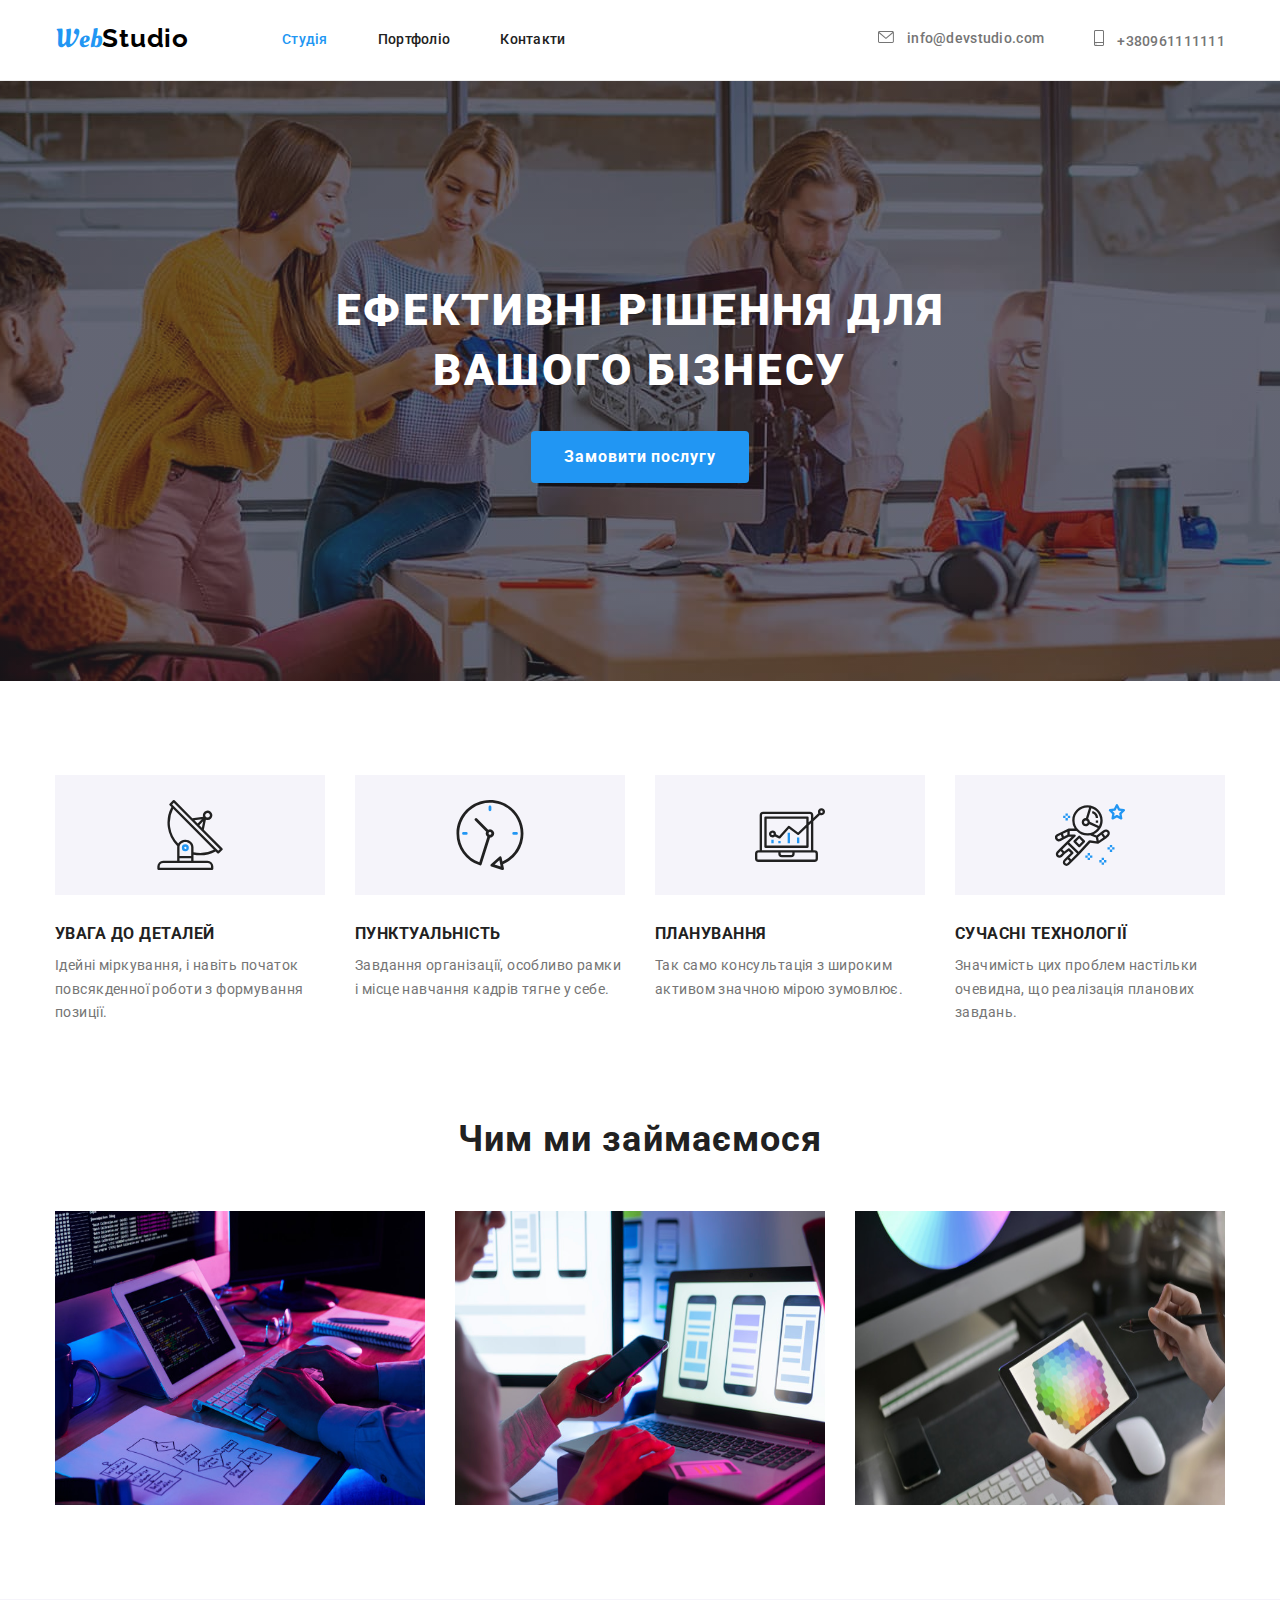
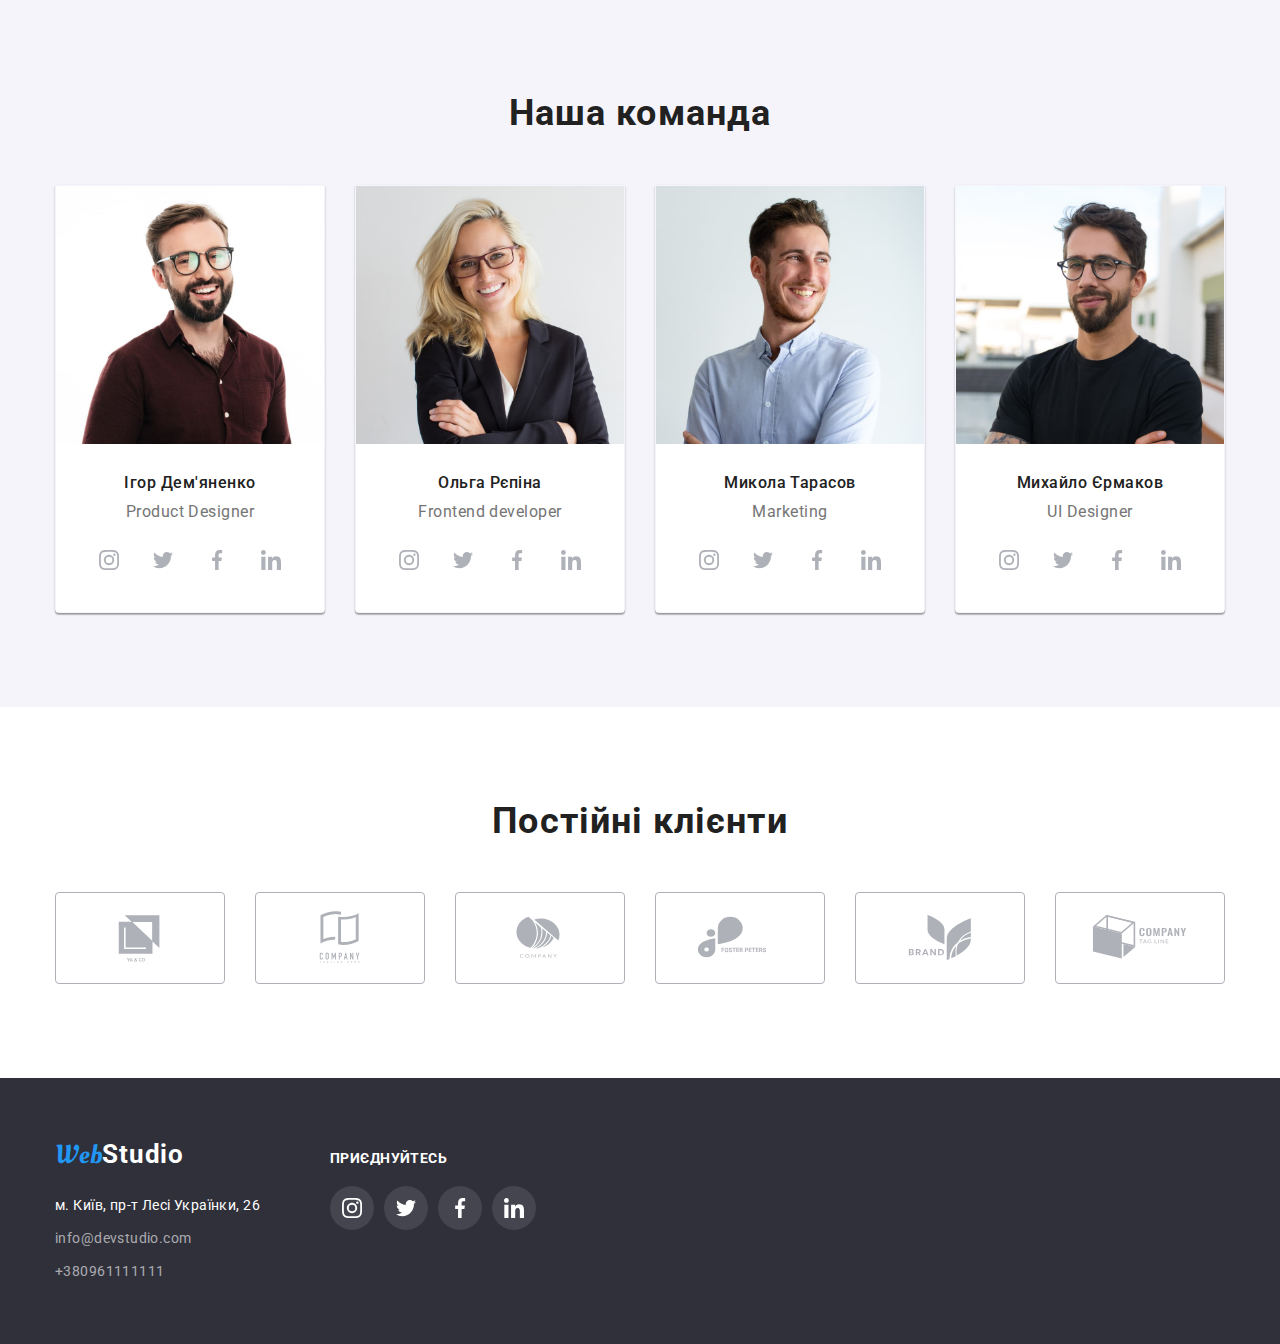
<file: index.html>
<!DOCTYPE html>
<html lang="uk">
  <head>
    <meta charset="UTF-8" />
    <meta http-equiv="X-UA-Compatible" content="IE=edge" />
    <meta name="viewport" content="width=device-width, initial-scale=1.0" />
    <title>WebStudio</title>
    <link
      href="https://fonts.googleapis.com/css2?family=Oleo+Script&family=Raleway:wght@700&family=Roboto:wght@400;500;700;900&display=swap"
      rel="stylesheet"
    />

    <link
      rel="stylesheet"
      href="https://cdnjs.cloudflare.com/ajax/libs/modern-normalize/1.1.0/modern-normalize.min.css"
      integrity="sha512-wpPYUAdjBVSE4KJnH1VR1HeZfpl1ub8YT/NKx4PuQ5NmX2tKuGu6U/JRp5y+Y8XG2tV+wKQpNHVUX03MfMFn9Q=="
      crossorigin="anonymous"
      referrerpolicy="no-referrer"
    />

    <link rel="stylesheet" href="./css/styles.css" />
  </head>
  <body>
    <!-- Page header -->
    <header class="header">
      <div class="container nav">
        <!-- The logo is a link -->
        <a href="/" class="logo link"> <span class="web">Web</span>Studio </a>
        <!-- Main navigation -->
        <nav>
          <ul class="site-nav list">
            <li class="item"><a href="" class="link current">Студія</a></li>
            <li class="item">
              <a href="./portfolio.html" class="link">Портфоліо</a>
            </li>
            <li class="item"><a href="" class="link">Контакти</a></li>
          </ul>
        </nav>
        <ul class="contacts list">
          <li class="item">
            <a href="maito:info@devstudio.com" class="link">
              <svg class="icon" width="16" height="12">
                <use href="./img/icons.svg#icon-envelope"></use>
              </svg>
              info@devstudio.com
            </a>
          </li>
          <li class="item">
            <a href="tel:+380961111111" class="link">
              <svg class="icon" width="10" height="16">
                <use href="./img/icons.svg#icon-smartphone"></use>
              </svg>
              +380961111111</a
            >
          </li>
        </ul>
      </div>
    </header>
    <!-- Unique page content -->
    <main>
      <section class="business">
        <div class="container">
          <h1 class="business-title">
            Ефективні рішення для <br />
            вашого бізнесу
          </h1>
          <button type="button" class="button">Замовити послугу</button>
        </div>
      </section>
      <section class="section section-priority">
        <div class="container">
          <h2 class="section-title visually-hidden">Пріоритети</h2>
          <ul class="priority list">
            <li class="item">
              <div class="icon-features">
                <svg width="70" height="70">
                  <use href="./img/icons.svg#icon-antenna"></use>
                </svg>
              </div>

              <h3 class="section-title">УВАГА ДО ДЕТАЛЕЙ</h3>
              <p class="section-text">
                Ідейні міркування, і навіть початок повсякденної роботи з
                формування позиції.
              </p>
            </li>
            <li class="item">
              <div class="icon-features">
                <svg width="70" height="70">
                  <use href="./img/icons.svg#icon-clock"></use>
                </svg>
              </div>

              <h3 class="section-title">ПУНКТУАЛЬНІСТЬ</h3>
              <p class="section-text">
                Завдання організації, особливо рамки і місце навчання кадрів
                тягне у себе.
              </p>
            </li>
            <li class="item">
              <div class="icon-features">
                <svg width="70" height="70">
                  <use href="./img/icons.svg#icon-diagram"></use>
                </svg>
              </div>

              <h3 class="section-title">ПЛАНУВАННЯ</h3>
              <p class="section-text">
                Так само консультація з широким активом значною мірою зумовлює.
              </p>
            </li>

            <li class="item">
              <div class="icon-features">
                <svg width="70" height="70">
                  <use href="./img/icons.svg#icon-astronaut"></use>
                </svg>
              </div>

              <h3 class="section-title">СУЧАСНІ ТЕХНОЛОГІЇ</h3>
              <p class="section-text">
                Значимість цих проблем настільки очевидна, що реалізація
                планових завдань.
              </p>
            </li>
          </ul>
        </div>
      </section>
      <section class="section work">
        <div class="container">
          <h2 class="work-title">Чим ми займаємося</h2>
          <ul class="working list">
            <li class="item">
              <img
                src="./img/photo5.jpg"
                alt="Coding"
                width="370"
                height="294"
              />
            </li>
            <li class="item">
              <img
                src="./img/photo6.jpg"
                alt="Mobile phone"
                width="370"
                height="294"
              />
            </li>
            <li class="item">
              <img
                src="./img/photo7.jpg"
                alt="Colours"
                width="370"
                height="294"
              />
            </li>
          </ul>
        </div>
      </section>
      <section class="section comand">
        <div class="container">
          <h2 class="comand-title">Наша команда</h2>
          <ul class="comand-list list">
            <li class="item">
              <img src="./img/photo1.jpg" alt="Product designer" width="270" />
              <div class="job-title">
                <h3 class="comand-name">Ігор Дем'яненко</h3>
                <p lang="en" class="comand-prof">Product Designer</p>

                <ul class="list comand-social">
                  <li class="icon-items">
                    <a href="" class="icon-link"
                      ><svg class="icon-comand" width="20" height="20">
                        <use href="./img/icons.svg#icon-instagram"></use></svg
                    ></a>
                  </li>
                  <li class="icon-items">
                    <a href="" class="icon-link"
                      ><svg class="icon-comand" width="20" height="20">
                        <use href="./img/icons.svg#icon-twitter"></use></svg
                    ></a>
                  </li>
                  <li class="icon-items">
                    <a href="" class="icon-link"
                      ><svg class="icon-comand" width="20" height="20">
                        <use href="./img/icons.svg#icon-facebook"></use></svg
                    ></a>
                  </li>
                  <li class="icon-items">
                    <a href="" class="icon-link"
                      ><svg class="icon-comand" width="20" height="20">
                        <use href="./img/icons.svg#icon-linkedin"></use></svg
                    ></a>
                  </li>
                </ul>
              </div>
            </li>
            <li class="item">
              <img
                src="./img/photo3.jpg"
                alt="Frontend developer"
                width="270"
              />
              <div class="job-title">
                <h3 class="comand-name">Ольга Рєпіна</h3>
                <p lang="en" class="comand-prof">Frontend developer</p>
                <ul class="list comand-social">
                  <li class="icon-items">
                    <a href="" class="icon-link"
                      ><svg class="icon-comand" width="20" height="20">
                        <use href="./img/icons.svg#icon-instagram"></use></svg
                    ></a>
                  </li>
                  <li class="icon-items">
                    <a href="" class="icon-link"
                      ><svg class="icon-comand" width="20" height="20">
                        <use href="./img/icons.svg#icon-twitter"></use></svg
                    ></a>
                  </li>
                  <li class="icon-items">
                    <a href="" class="icon-link"
                      ><svg class="icon-comand" width="20" height="20">
                        <use href="./img/icons.svg#icon-facebook"></use></svg
                    ></a>
                  </li>
                  <li class="icon-items">
                    <a href="" class="icon-link"
                      ><svg class="icon-comand" width="20" height="20">
                        <use href="./img/icons.svg#icon-linkedin"></use></svg
                    ></a>
                  </li>
                </ul>
              </div>
            </li>
            <li class="item">
              <img src="./img/photo4.jpg" alt="Marketing" width="270" />
              <div class="job-title">
                <h3 class="comand-name">Микола Тарасов</h3>
                <p lang="en" class="comand-prof">Marketing</p>
                <ul class="list comand-social">
                  <li class="icon-items">
                    <a href="" class="icon-link"
                      ><svg class="icon-comand" width="20" height="20">
                        <use href="./img/icons.svg#icon-instagram"></use></svg
                    ></a>
                  </li>
                  <li class="icon-items">
                    <a href="" class="icon-link"
                      ><svg class="icon-comand" width="20" height="20">
                        <use href="./img/icons.svg#icon-twitter"></use></svg
                    ></a>
                  </li>
                  <li class="icon-items">
                    <a href="" class="icon-link"
                      ><svg class="icon-comand" width="20" height="20">
                        <use href="./img/icons.svg#icon-facebook"></use></svg
                    ></a>
                  </li>
                  <li class="icon-items">
                    <a href="" class="icon-link"
                      ><svg class="icon-comand" width="20" height="20">
                        <use href="./img/icons.svg#icon-linkedin"></use></svg
                    ></a>
                  </li>
                </ul>
              </div>
            </li>
            <li class="item">
              <img src="./img/photo2.jpg" alt="UI Designer" width="270" />
              <div class="job-title">
                <h3 class="comand-name">Михайло Єрмаков</h3>
                <p lang="en" class="comand-prof">UI Designer</p>
                <ul class="list comand-social">
                  <li class="icon-items">
                    <a href="" class="icon-link"
                      ><svg class="icon-comand" width="20" height="20">
                        <use href="./img/icons.svg#icon-instagram"></use></svg
                    ></a>
                  </li>
                  <li class="icon-items">
                    <a href="" class="icon-link"
                      ><svg class="icon-comand" width="20" height="20">
                        <use href="./img/icons.svg#icon-twitter"></use></svg
                    ></a>
                  </li>
                  <li class="icon-items">
                    <a href="" class="icon-link"
                      ><svg class="icon-comand" width="20" height="20">
                        <use href="./img/icons.svg#icon-facebook"></use></svg
                    ></a>
                  </li>
                  <li class="icon-items">
                    <a href="" class="icon-link"
                      ><svg class="icon-comand" width="20" height="20">
                        <use href="./img/icons.svg#icon-linkedin"></use></svg
                    ></a>
                  </li>
                </ul>
              </div>
            </li>
          </ul>
        </div>
      </section>
      <!-- Постійні клієнти -->
      <section class="section">
        <div class="container">
          <h2 class="work-title">Постійні клієнти</h2>
          <ul class="list client-list">
            <li class="client-items">
              <a href="" class="client-link">
                <svg class="icon-client" width="106" height="60">
                  <use href="./img/icons.svg#icon-Logo"></use>
                </svg>
              </a>
            </li>
            <li class="client-items">
              <a href="" class="client-link">
                <svg class="icon-client" width="106" height="60">
                  <use href="./img/icons.svg#icon-Logo-1"></use>
                </svg>
              </a>
            </li>
            <li class="client-items">
              <a href="" class="client-link">
                <svg class="icon-client" width="106" height="60">
                  <use href="./img/icons.svg#icon-Logo-2"></use>
                </svg>
              </a>
            </li>
            <li class="client-items">
              <a href="" class="client-link">
                <svg class="icon-client" width="106" height="60">
                  <use href="./img/icons.svg#icon-Logo-3"></use>
                </svg>
              </a>
            </li>
            <li class="client-items">
              <a href="" class="client-link">
                <svg class="icon-client" width="106" height="60">
                  <use href="./img/icons.svg#icon-Logo-4"></use>
                </svg>
              </a>
            </li>
            <li class="client-items">
              <a href="" class="client-link">
                <svg class="icon-client" width="106" height="60">
                  <use href="./img/icons.svg#icon-Logo-5"></use>
                </svg>
              </a>
            </li>
          </ul>
        </div>
      </section>
    </main>
    <!-- ФУТЕР -->
    <footer class="footer">
      <div class="container social-networks">
        <div>
          <a href="/" class="logo-footer link">
            <span class="web">Web</span>Studio
          </a>
          <address>
            <ul class="address-list list">
              <li class="address item">м. Київ, пр-т Лесі Українки, 26</li>
              <li class="item">
                <a href="maito:info@devstudio.com" class="link-footer link">
                  info@devstudio.com</a
                >
              </li>
              <li class="item">
                <a href="tel:+380961111111" class="link-footer link">
                  +380961111111</a
                >
              </li>
            </ul>
          </address>
        </div>
        <div class="social-network">
          <p class="join">ПРИЄДНУЙТЕСЬ</p>
          <ul class="list social-list">
            <li class="socil-items">
              <a href="" class="social-links">
                <svg class="icon-social-links" width="20" height="20">
                  <use href="./img/icons.svg#icon-instagram"></use>
                </svg>
              </a>
            </li>
            <li class="socil-items">
              <a href="" class="social-links">
                <svg class="icon-social-links" width="20" height="20">
                  <use href="./img/icons.svg#icon-twitter"></use>
                </svg>
              </a>
            </li>
            <li class="socil-items">
              <a href="" class="social-links">
                <svg class="icon-social-links" width="20" height="20">
                  <use href="./img/icons.svg#icon-facebook"></use>
                </svg>
              </a>
            </li>
            <li class="socil-items">
              <a href="" class="social-links">
                <svg class="icon-social-links" width="20" height="20">
                  <use href="./img/icons.svg#icon-linkedin"></use>
                </svg>
              </a>
            </li>
          </ul>
        </div>
      </div>
    </footer>
  </body>
</html>
</file>
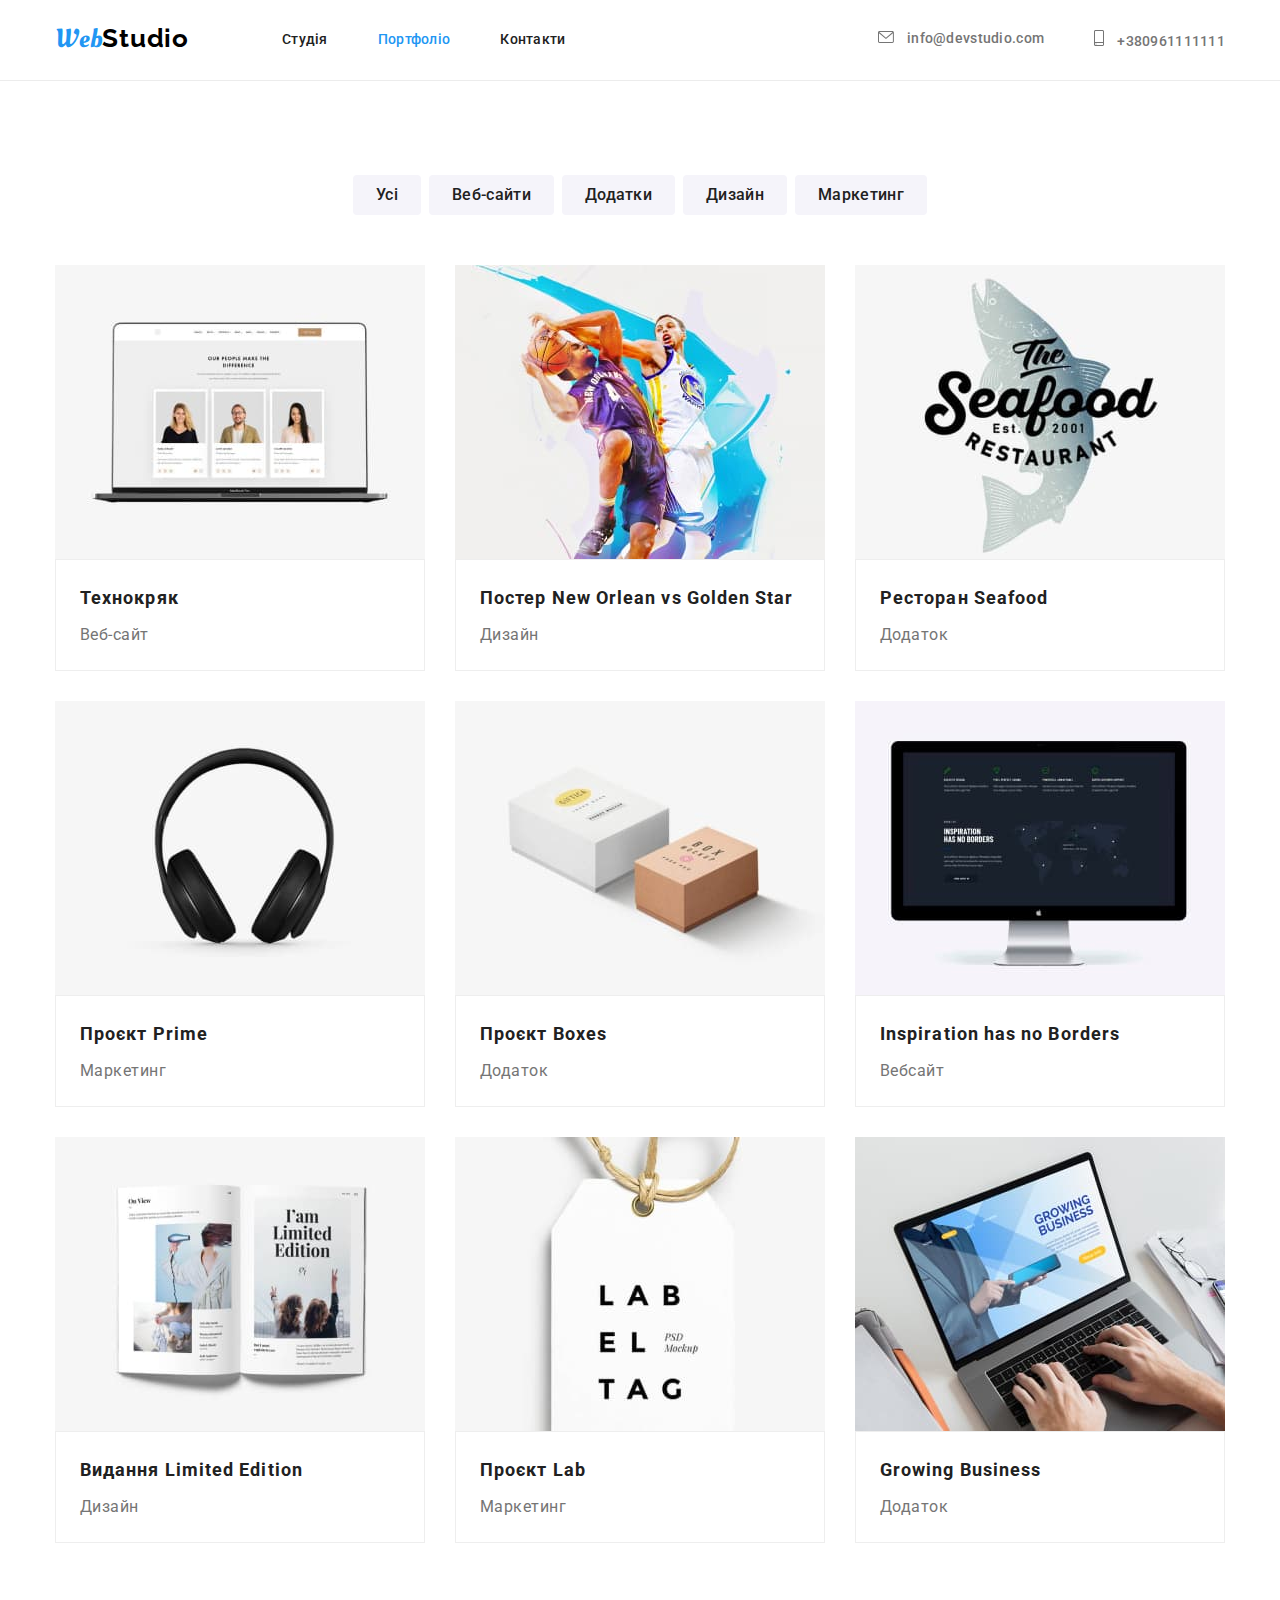
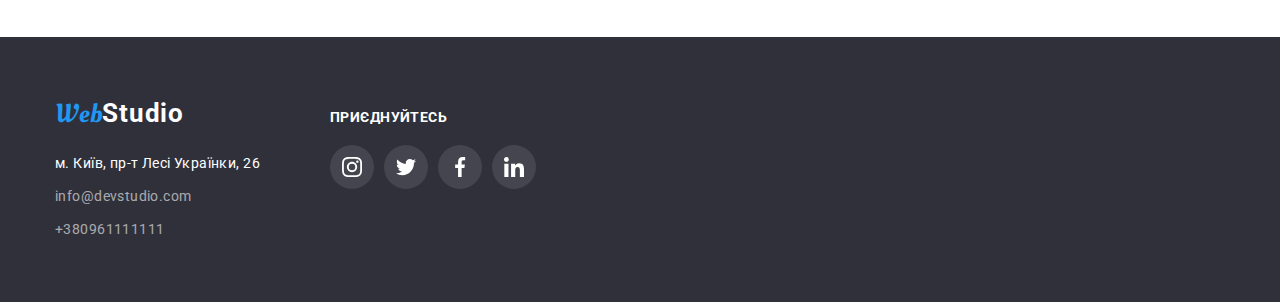
<file: portfolio.html>
<!DOCTYPE html>
<html lang="uk">
  <head>
    <meta charset="UTF-8" />
    <meta http-equiv="X-UA-Compatible" content="IE=edge" />
    <meta name="viewport" content="width=device-width, initial-scale=1.0" />
    <title>Portfolio</title>
    <link
      href="https://fonts.googleapis.com/css2?family=Oleo+Script&family=Raleway:wght@700&family=Roboto:wght@400;500;700;900&display=swap"
      rel="stylesheet"
    />
    <link
      rel="stylesheet"
      href="https://cdnjs.cloudflare.com/ajax/libs/modern-normalize/1.1.0/modern-normalize.min.css"
      integrity="sha512-wpPYUAdjBVSE4KJnH1VR1HeZfpl1ub8YT/NKx4PuQ5NmX2tKuGu6U/JRp5y+Y8XG2tV+wKQpNHVUX03MfMFn9Q=="
      crossorigin="anonymous"
      referrerpolicy="no-referrer"
    />
    <link rel="stylesheet" href="./css/styles.css" />
  </head>
  <body>
    <header class="header">
      <div class="container nav">
        <!-- The logo is a link -->
        <a href="/" class="logo link"> <span class="web">Web</span>Studio </a>
        <!-- Main navigation -->
        <nav>
          <ul class="site-nav list">
            <li class="item"><a href="./index.html" class="link">Студія</a></li>
            <li class="item">
              <a href="./portfolio.html" class="link current">Портфоліо</a>
            </li>
            <li class="item"><a href="" class="link">Контакти</a></li>
          </ul>
        </nav>
        <ul class="contacts list">
          <li class="item">
            <a href="maito:info@devstudio.com" class="link">
              <svg class="icon" width="16" height="12">
                <use href="./img/icons.svg#icon-envelope"></use>
              </svg>
              info@devstudio.com
            </a>
          </li>
          <li class="item">
            <a href="tel:+380961111111" class="link">
              <svg class="icon" width="10" height="16">
                <use href="./img/icons.svg#icon-smartphone"></use>
              </svg>
              +380961111111</a
            >
          </li>
        </ul>
      </div>
    </header>

    <main>
      <section class="section">
        <div class="container">
          <h1 class="visually-hidden">Фільтр</h1>
          <ul class="button-list list">
            <li class="item">
              <button type="button" class="button-p">Усі</button>
            </li>
            <li class="item">
              <button type="button" class="button-p">Веб-сайти</button>
            </li>
            <li class="item">
              <button type="button" class="button-p">Додатки</button>
            </li>
            <li class="item">
              <button type="button" class="button-p">Дизайн</button>
            </li>
            <li class="item">
              <button type="button" class="button-p">Маркетинг</button>
            </li>
          </ul>

          <ul class="project-list list">
            <li class="item hovery">
              <a href="" class="link">
                <img src="./img/techn.jpg" alt="techno" width="370" />
                <div class="name-project">
                  <h2 class="name">Технокряк</h2>
                  <p class="filter">Веб-сайт</p>
                </div>
              </a>
            </li>
            <li class="item hovery">
              <a href="" class="link">
                <img src="./img/poster.jpg" alt="poster" width="370" />
                <div class="name-project">
                  <h2 class="name">
                    Постер <span lang="en">New Orlean vs Golden Star</span>
                  </h2>
                  <p class="filter">Дизайн</p>
                </div>
              </a>
            </li>
            <li class="item hovery">
              <a href="" class="link">
                <img src="./img/restaurant.jpg" alt="restaurant" width="370" />
                <div class="name-project">
                  <h2 class="name">Ресторан <span lang="en">Seafood</span></h2>
                  <p class="filter">Додаток</p>
                </div>
              </a>
            </li>
            <li class="item hovery">
              <a href="" class="link">
                <img src="./img/prime.jpg" alt="prime" width="370" />
                <div class="name-project">
                  <h2 class="name">Проєкт <span lang="en">Prime</span></h2>
                  <p class="filter">Маркетинг</p>
                </div>
              </a>
            </li>
            <li class="item hovery">
              <a href="" class="link">
                <img src="./img/boxes.jpg" alt="boxes" width="370" />
                <div class="name-project">
                  <h2 class="name">Проєкт <span lang="en">Boxes</span></h2>
                  <p class="filter">Додаток</p>
                </div>
              </a>
            </li>
            <li class="item hovery">
              <a href="" class="link">
                <img
                  src="./img/inspiration.jpg"
                  alt="inspiration"
                  width="370"
                />
                <div class="name-project">
                  <h2 class="name">
                    <span lang="en">Inspiration has no Borders</span>
                  </h2>
                  <p class="filter">Вебсайт</p>
                </div>
              </a>
            </li>
            <li class="item hovery">
              <a href="" class="link">
                <img src="./img/limited.jpg" alt="limited" width="370" />
                <div class="name-project">
                  <h2 class="name">
                    Видання <span lang="en">Limited Edition</span>
                  </h2>
                  <p class="filter">Дизайн</p>
                </div>
              </a>
            </li>
            <li class="item hovery">
              <a href="" class="link">
                <img src="./img/lab.jpg" alt="lab" width="370" />
                <div class="name-project">
                  <h2 class="name">Проєкт <span lang="en">Lab</span></h2>
                  <p class="filter">Маркетинг</p>
                </div>
              </a>
            </li>
            <li class="item hovery">
              <a href="" class="link">
                <img src="./img/business.jpg" alt="business" width="370" />
                <div class="name-project">
                  <h2 class="name"><span lang="en">Growing Business</span></h2>
                  <p class="filter">Додаток</p>
                </div>
              </a>
            </li>
          </ul>
        </div>
      </section>
    </main>

    <footer class="footer">
      <div class="container social-networks">
        <div>
          <a href="/" class="logo-footer link">
            <span class="web">Web</span>Studio
          </a>
          <address>
            <ul class="address-list list">
              <li class="address item">м. Київ, пр-т Лесі Українки, 26</li>
              <li class="item">
                <a href="maito:info@devstudio.com" class="link-footer link">
                  info@devstudio.com</a
                >
              </li>
              <li class="item">
                <a href="tel:+380961111111" class="link-footer link">
                  +380961111111</a
                >
              </li>
            </ul>
          </address>
        </div>
        <div class="social-network">
          <p class="join">ПРИЄДНУЙТЕСЬ</p>
          <ul class="list social-list">
            <li class="socil-items">
              <a href="" class="social-links">
                <svg class="icon-social-links" width="20" height="20">
                  <use href="./img/icons.svg#icon-instagram"></use>
                </svg>
              </a>
            </li>
            <li class="socil-items">
              <a href="" class="social-links">
                <svg class="icon-social-links" width="20" height="20">
                  <use href="./img/icons.svg#icon-twitter"></use>
                </svg>
              </a>
            </li>
            <li class="socil-items">
              <a href="" class="social-links">
                <svg class="icon-social-links" width="20" height="20">
                  <use href="./img/icons.svg#icon-facebook"></use>
                </svg>
              </a>
            </li>
            <li class="socil-items">
              <a href="" class="social-links">
                <svg class="icon-social-links" width="20" height="20">
                  <use href="./img/icons.svg#icon-linkedin"></use>
                </svg>
              </a>
            </li>
          </ul>
        </div>
      </div>
    </footer>
  </body>
</html>
</file>
<file: css/styles.css>
*,
*::before,
*::after {
  box-sizing: border-box;
}
img {
  display: block;
  max-width: 100%;
}

:root {
  --primary-text-color: #757575;
  --accent-color: #2196f3;
  --title-text-color: #212121;
  --secondary-text-color: #ffffff;
}
body {
  background-color: #ffffff;
  color: var(--primary-text-color);
  font-family: Roboto, sans-serif;
  font-size: 14px;
  margin: 0px;
}

.list {
  list-style: none;
  margin: 0;
  padding: 0;
}
.link {
  text-decoration: none;
}

.logo {
  color: #000000;
  font-family: 'Raleway', sans-serif;
  font-weight: 700;
  font-size: 26px;
  line-height: 1.19;
  letter-spacing: 0.03em;
}

.logo:hover,
.logo-footer:hover {
  color: var(--accent-color);
}
.web {
  color: var(--accent-color);
  font-family: Oleo Script, cursive;
  font-size: 26px;
  line-height: 1.38;
  font-weight: 400;
  letter-spacing: 0.03em;
}
/* site-nav */
.site-nav .link {
  color: var(--title-text-color);
  font-style: normal;
  font-weight: 500;
  line-height: 1.14;
  letter-spacing: 0.02em;
  display: block;
  padding-top: 32px;
  padding-bottom: 32px;
}

.site-nav .link:hover,
.site-nav .link:focus {
  color: var(--accent-color);
}
.site-nav .link.current {
  color: var(--accent-color);
}
.contacts .link {
  color: var(--primary-text-color);
  font-weight: 500;
  line-height: 1.14;
  letter-spacing: 0.02em;
  padding-top: 32px;
  padding-bottom: 32px;
}
.contacts .link:hover,
.contacts .link:focus {
  color: var(--accent-color);
}
.business {
  background-color: #2f303a;
  text-align: center;
  padding: 200px 0px;

  max-width: 1600px;
  height: 600px;
  margin-left: auto;
  margin-right: auto;
  background-image: linear-gradient(
      to right,
      rgba(47, 48, 58, 0.4),
      rgba(47, 48, 58, 0.4)
    ),
    url('../img/hero.jpg');
  background-repeat: no-repeat;
  background-position: center;
  background-size: cover;
}

.business-title {
  color: var(--secondary-text-color);
  font-weight: 900;
  font-size: 44px;
  line-height: 1.36;
  text-align: center;
  letter-spacing: 0.06em;
  text-transform: uppercase;

  margin-bottom: 30px;
}

.button {
  font-family: inherit;
  cursor: pointer;
  color: var(--secondary-text-color);
  background-color: var(--accent-color);
  font-family: inherit;
  font-weight: 700;
  font-size: 16px;
  line-height: 1.87;
  display: inline-block;
  align-items: center;
  text-align: center;
  letter-spacing: 0.06em;

  border: 1px solid transparent;
  border-radius: 4px;
  padding: 10px 32px;
  min-width: 152px;
}
.button:hover,
.button:focus {
  background-color: #188ce8;
}

.button-p {
  font-family: inherit;
  cursor: pointer;
  color: var(--title-text-color);
  background-color: #f5f4fa;
  font-weight: 500;
  font-size: 16px;
  line-height: 1.62;
  letter-spacing: 0.02em;

  border: 1px solid transparent;
  border-radius: 4px;

  display: inline-block;
  align-items: center;
  text-align: center;
  padding: 6px 22px;
}
.button-p:hover,
.button-p:focus {
  color: var(--secondary-text-color);
  background-color: var(--accent-color);
  box-shadow: 0px 3px 1px rgba(0, 0, 0, 0.1), 0px 1px 2px rgba(0, 0, 0, 0.08),
    0px 2px 2px rgba(0, 0, 0, 0.12);
}

.section-title {
  color: var(--title-text-color);
  font-weight: 700;
  line-height: 1.14;
  letter-spacing: 0.03em;
  text-transform: uppercase;
}

.section-text {
  color: var(--primary-text-color);
  line-height: 1.71;
  letter-spacing: 0.03em;
}
.work-title,
.comand-title {
  color: var(--title-text-color);
  font-weight: 700;
  font-size: 36px;
  line-height: 1.16;
  text-align: center;
  letter-spacing: 0.03em;
}
.comand-name {
  color: var(--title-text-color);
  font-weight: 500;
  font-size: 16px;
  line-height: 1.18;
  letter-spacing: 0.03em;
}
.comand-prof {
  font-weight: 400;
  font-size: 16px;
  line-height: 1.18;
  letter-spacing: 0.03em;
  margin-bottom: 16px;
}

.name {
  color: var(--title-text-color);
  font-weight: 700;
  font-size: 18px;
  line-height: 2;
  letter-spacing: 0.06em;
}
.filter {
  color: var(--primary-text-color);
  font-weight: 400;
  font-size: 16px;
  line-height: 1.87;
  letter-spacing: 0.03em;
}
.footer {
  background-color: #2f303a;
}
.logo-footer {
  color: var(--secondary-text-color);
  font-weight: 700;
  font-size: 26px;
  line-height: 1.19;
  letter-spacing: 0.03em;
}
.address {
  font-style: normal;
  color: var(--secondary-text-color);
  font-weight: 400;
  font-size: 14px;
  line-height: 1.71;
  letter-spacing: 0.03em;
}
.link-footer {
  color: rgba(255, 255, 255, 0.6);
  font-style: normal;
  font-weight: 400;
  font-size: 14px;
  line-height: 1.71;
  letter-spacing: 0.03em;
}
.link-footer:hover,
.link-footer:focus {
  color: var(--accent-color);
}

.visually-hidden {
  position: absolute;
  white-space: nowrap;
  width: 1px;
  height: 1px;
  overflow: hidden;
  border: 0;
  padding: 0;
  clip: rect(0 0 0 0);
  clip-path: inset(50%);
  margin: -1px;
}
h1,
h2,
h3,
h4,
h5,
h6,
p {
  margin: 0;
}
/* Container */
.container {
  width: 1200px;
  padding-left: 15px;
  padding-right: 15px;
  margin: 0 auto;
}
/* Header */
.header {
  border-bottom: 1px solid #ececec;
}

.site-nav {
  display: flex;
  margin-left: 93px;
}
.site-nav .item:not(:last-child) {
  margin-right: 50px;
}
.contacts {
  display: flex;
  margin-left: auto;
}
.contacts .item + .item {
  margin-left: 50px;
}
.nav {
  display: flex;
  align-items: center;
}

/* Main */
.list .section-title {
  margin-bottom: 10px;
}
.priority {
  display: flex;
  flex-wrap: wrap;
}
.section {
  padding-top: 94px;
  padding-bottom: 94px;
}

.priority .item {
  width: 270px;
  margin-right: 30px;
}

.priority .item:last-child {
  margin-right: 0;
}
.working {
  display: flex;
}
.work-title {
  margin-bottom: 50px;
}
.working .item {
  margin-right: 30px;
  width: calc((100% - 60px) / 3);
}
.working .item:last-child {
  margin-right: 0;
}

.section.comand {
  background-color: #f5f4fa;
}
.comand-list {
  display: flex;
}
.comand-title {
  margin-bottom: 50px;
}
.comand-list .item {
  width: calc((100% - 90px) * 4);
  margin-right: 30px;
  border: 1px solid transparent;
  border-radius: 0px 0px 4px 4px;
  box-shadow: 0px 1px 3px rgba(0, 0, 0, 0.12), 0px 1px 1px rgba(0, 0, 0, 0.14),
    0px 2px 1px rgba(0, 0, 0, 0.2);
}
.comand-list .item:last-child {
  margin-right: 0;
}
.job-title {
  text-align: center;
  padding-top: 30px;
  padding-bottom: 30px;
  background-color: #ffffff;
}
.comand-name {
  margin-bottom: 10px;
}
.button-list {
  display: flex;
  justify-content: center;
  margin-bottom: 50px;
}

.button-list .item:not(:last-child) {
  margin-right: 8px;
}
.project-list {
  display: flex;
  flex-wrap: wrap;
  gap: 30px;
}
.project-list .item {
  width: calc((100% - 60px) / 3);
}
.hovery:hover {
  box-shadow: 0px 3px 1px rgba(0, 0, 0, 0.1), 0px 1px 2px rgba(0, 0, 0, 0.08),
    0px 2px 2px rgba(0, 0, 0, 0.12);
}

.name-project {
  padding: 20px 24px;
  border: 1px solid #eeeeee;
}
.name {
  margin-bottom: 4px;
}
.section-priority {
  padding-bottom: 0px;
}

/* Footer */

.footer {
  padding-top: 60px;
  padding-bottom: 60px;
}

.logo-footer {
  display: inline-block;
  margin-bottom: 20px;
}

.address-list .item {
  margin-bottom: 9px;
}

.address-list .item:last-child {
  margin-bottom: 0px;
}

/* Спрайт */
.icon {
  fill: currentColor;
  margin-right: 10px;
}
.icon-features {
  display: flex;
  justify-content: center;
  align-items: center;
  background-color: #f5f4fa;
  margin-bottom: 30px;
  height: 120px;
}

.social-links {
  width: 44px;
  height: 44px;
  border-radius: 50%;
  background-color: rgba(255, 255, 255, 0.1);
  text-decoration: none;
  display: flex;
  align-items: center;
  justify-content: center;
}

.social-networks {
  display: flex;
  align-items: baseline;
}

.social-network {
  margin-left: 70px;
}

.social-list {
  display: flex;
  gap: 10px;
}

.icon-social-links {
  fill: var(--secondary-text-color);
}

.social-links:hover,
.social-links:focus {
  background-color: var(--accent-color);
}

.join {
  text-align: left;
  margin-bottom: 20px;
  font-weight: 700;
  letter-spacing: 0.03em;
  text-transform: uppercase;
  color: #ffffff;
}

.comand-social {
  display: flex;
  align-items: center;
  justify-content: center;
}
.icon-comand {
  fill: #afb1b8;
}
.icon-items {
  margin-left: 10px;
}
.icon-items:nth-child(1) {
  margin-left: 0px;
}
.icon-link {
  width: 44px;
  height: 44px;
  text-decoration: none;
  display: flex;
  align-items: center;
  justify-content: center;
}

.icon-link:hover,
.icon-link:focus {
  background-color: var(--accent-color);
  border-radius: 50%;
}
.icon-link:hover .icon-comand,
.icon-link:focus .icon-comand {
  fill: #ffffff;
}
.icon-client {
  fill: #afb1b8;
}
.client-list {
  display: flex;
  align-items: center;
  justify-content: center;
}
.client-link {
  text-decoration: none;
  display: flex;
  align-items: center;
  justify-content: center;
  width: 170px;
  height: 92px;
  border: 1px solid #afb1b8;
  border-radius: 4px;
}
.client-items {
  margin-left: 30px;
}

.client-items:nth-child(1) {
  margin-left: 0px;
}
.client-link:hover,
.client-link:focus {
  fill: var(--accent-color);
  border: 1px solid var(--accent-color);
}
.client-link:hover .icon-client,
.client-link:focus .icon-client {
  fill: var(--accent-color);
}
</file>
